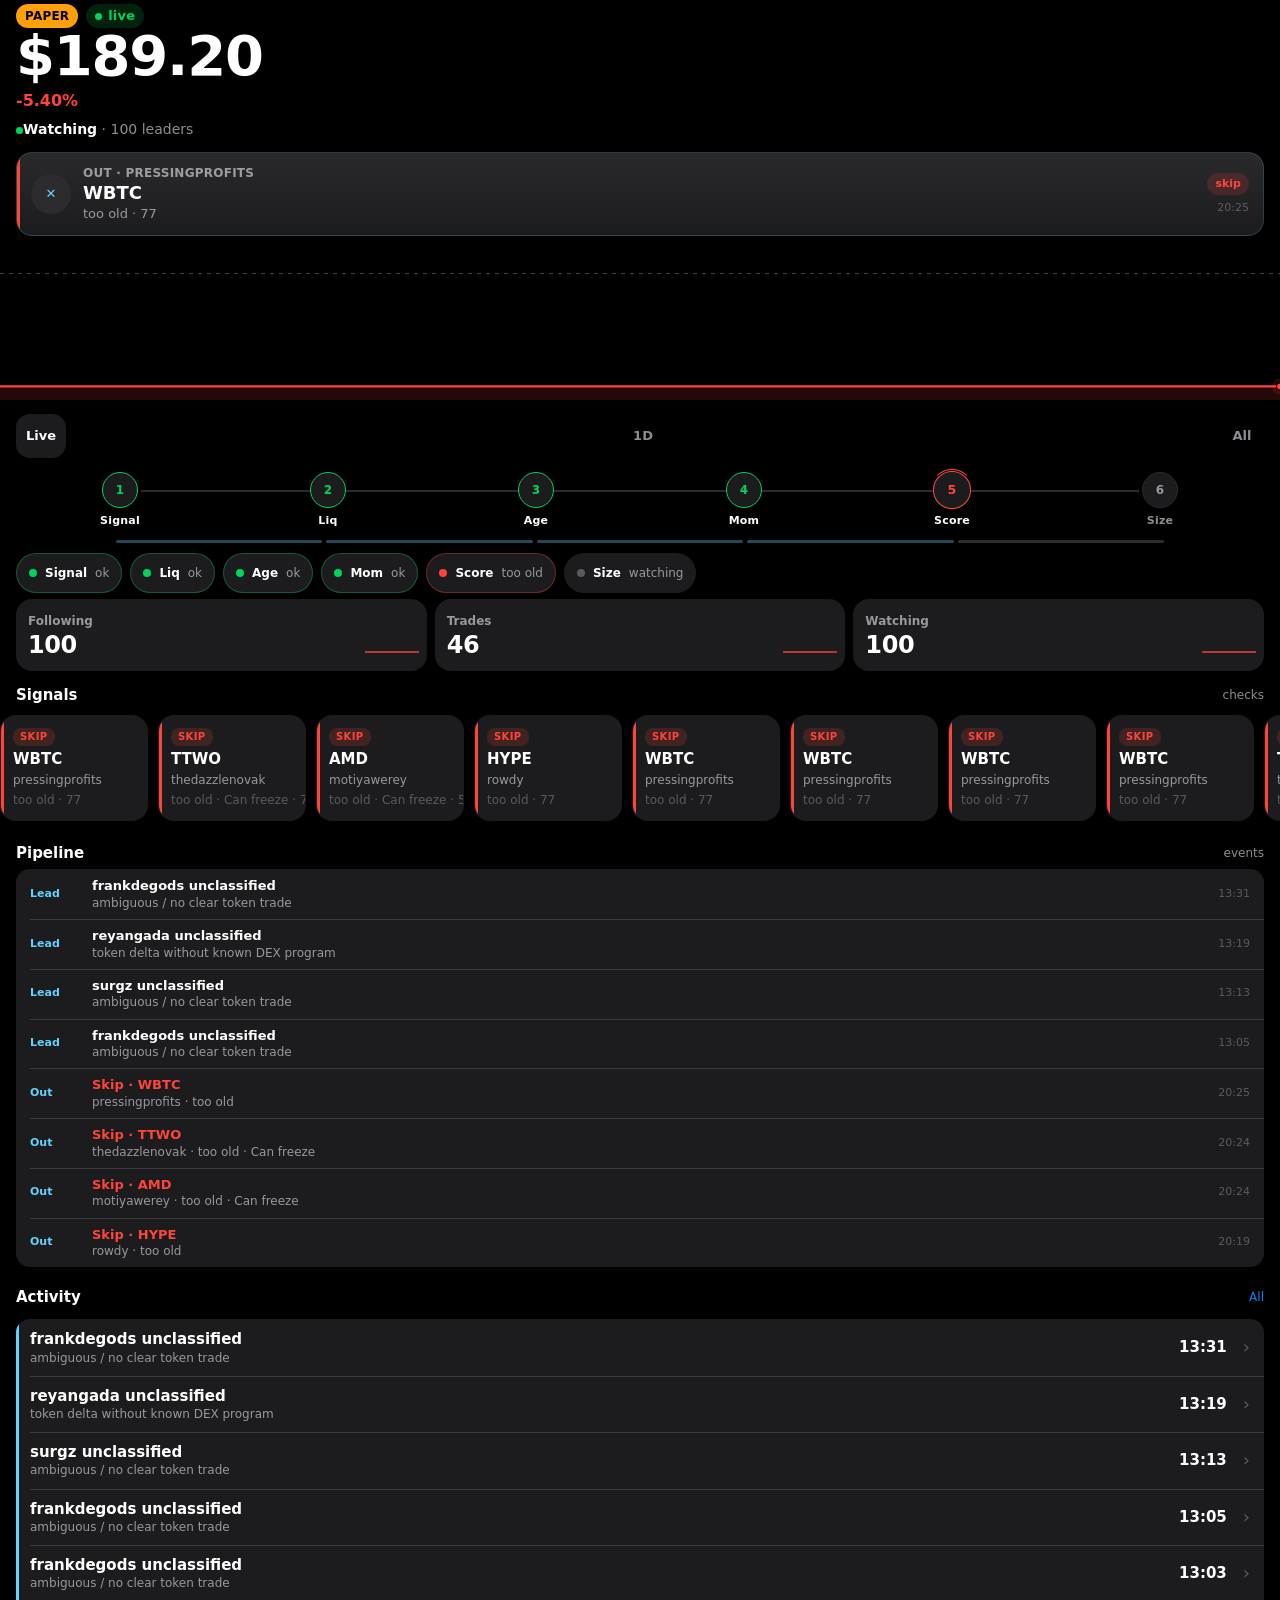
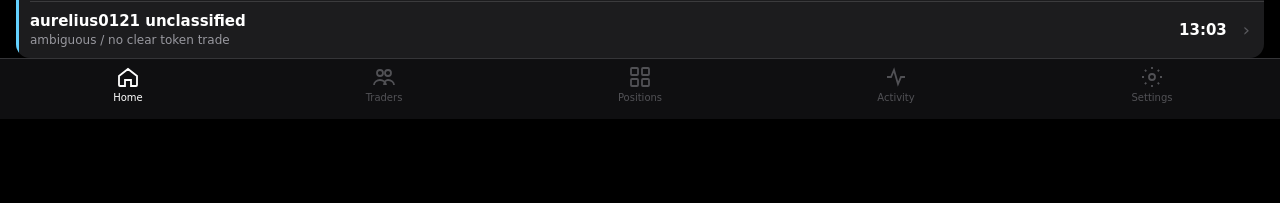
<file: index.html>
<!doctype html>
<html lang="en">
<head>
<meta charset="utf-8">
<title>COPY DESK PAPER</title>
<meta http-equiv="refresh" content="0;url=./copydesk/d/dc-vjR1McxNhMVngVT8BZe5prF2eg2iDd-jC5MIWOZQ/">
<link rel="canonical" href="https://grokdoesit1.github.io/fomo-copydesk/copydesk/d/dc-vjR1McxNhMVngVT8BZe5prF2eg2iDd-jC5MIWOZQ/">
<script>location.replace("./copydesk/d/dc-vjR1McxNhMVngVT8BZe5prF2eg2iDd-jC5MIWOZQ/");</script>
</head>
<body>
<p><a href="./copydesk/d/dc-vjR1McxNhMVngVT8BZe5prF2eg2iDd-jC5MIWOZQ/">Open COPY DESK PAPER</a></p>
</body>
</html>
</file>
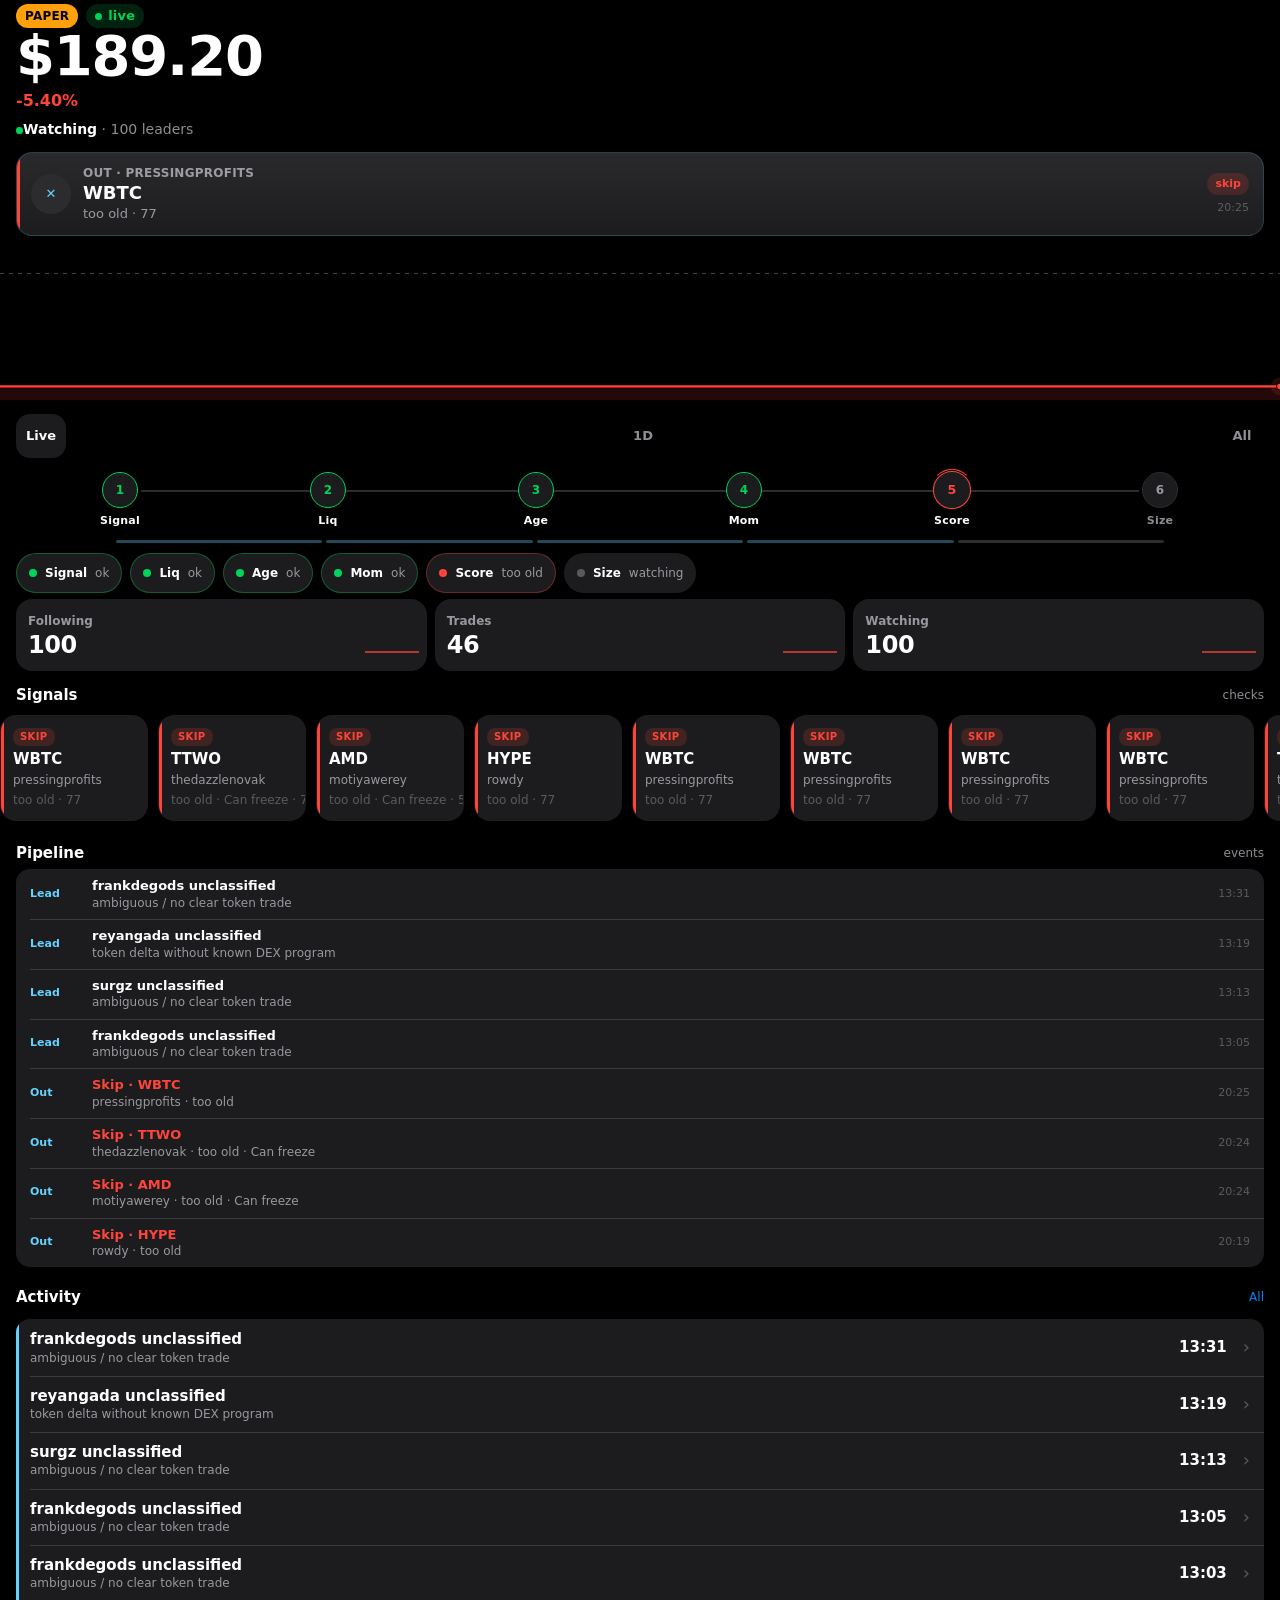
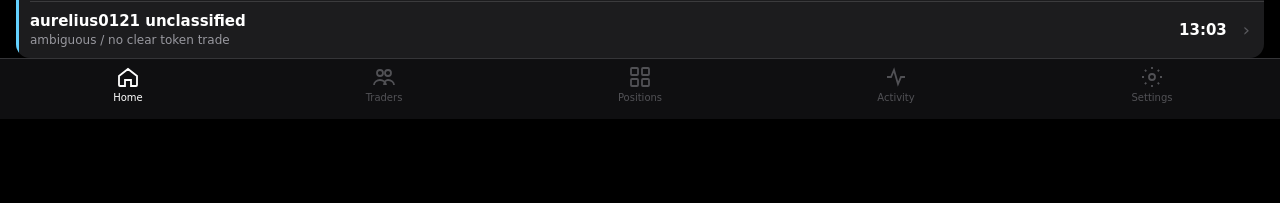
<file: copydesk/d/dc-vjR1McxNhMVngVT8BZe5prF2eg2iDd-jC5MIWOZQ/index.html>
<!doctype html>
<html lang="en">
<head>
<meta charset="utf-8">
<meta name="viewport" content="width=device-width,initial-scale=1,viewport-fit=cover">
<meta name="apple-mobile-web-app-capable" content="yes">
<meta name="apple-mobile-web-app-status-bar-style" content="black">
<meta name="apple-mobile-web-app-title" content="Copy Desk">
<meta name="theme-color" content="#000000">
<meta name="referrer" content="no-referrer">
<link rel="stylesheet" href="app.css">
<title>Copy Desk · PAPER</title>
<script>
window.COPYDESK_BASE = (function(){
  var p = location.pathname;
  if (p.endsWith('/')) return p;
  if (p.endsWith('.html')) return p.replace(/[^/]+$/, '');
  return p.replace(/\/?$/, '/');
})();
</script>
</head>
<body>
<div id="err" class="err" hidden></div>
<main id="view">
<div class="nav">
  <div class="title">Copy</div>
  <span class="pill paper">PAPER</span>
  <span class="pill live off">…</span>
</div>
<section class="balwrap">
  <div class="bal skel-line skel-bal" aria-hidden="true"></div>
  <div class="delta skel-line skel-delta" aria-hidden="true"></div>
</section>
<div class="chartwrap skel-chart" aria-hidden="true"><div class="skel-block"></div></div>
<div class="ranges"><span class="skel-chip"></span><span class="skel-chip"></span><span class="skel-chip"></span></div>
<div class="stats">
  <div class="stat skel-stat"><span class="skel-line"></span><b class="skel-line"></b></div>
  <div class="stat skel-stat"><span class="skel-line"></span><b class="skel-line"></b></div>
  <div class="stat skel-stat"><span class="skel-line"></span><b class="skel-line"></b></div>
</div>
<div class="hlabel">Activity</div>
<div class="list feed-slot"><div class="row skel-row"><div class="m"><b class="skel-line"></b><span class="skel-line"></span></div><div class="v skel-line"></div></div></div>
</main>
<div id="sheet" class="sheet" hidden>
  <div class="panel" role="dialog" aria-modal="true">
    <div class="grab"></div>
    <div id="sheet-body"></div>
  </div>
</div>
<nav class="tabs" id="tabs">
  <button data-tab="home" class="on" type="button">
    <svg viewBox="0 0 24 24"><path d="M3 11l9-7 9 7v9a1 1 0 0 1-1 1h-5v-6H9v6H4a1 1 0 0 1-1-1z"/></svg>
    <span>Home</span>
  </button>
  <button data-tab="traders" type="button">
    <svg viewBox="0 0 24 24"><circle cx="8" cy="8" r="3"/><circle cx="16" cy="8" r="3"/><path d="M2 20c0-3 3-5 6-5s6 2 6 5M12 20c0-3 2-5 4-5 3 0 6 2 6 5"/></svg>
    <span>Traders</span>
  </button>
  <button data-tab="positions" type="button">
    <svg viewBox="0 0 24 24"><rect x="3" y="3" width="7" height="7" rx="1"/><rect x="14" y="3" width="7" height="7" rx="1"/><rect x="3" y="14" width="7" height="7" rx="1"/><rect x="14" y="14" width="7" height="7" rx="1"/></svg>
    <span>Positions</span>
  </button>
  <button data-tab="activity" type="button">
    <svg viewBox="0 0 24 24"><path d="M3 12h4l3-7 4 14 3-7h4"/></svg>
    <span>Activity</span>
  </button>
  <button data-tab="settings" type="button">
    <svg viewBox="0 0 24 24"><circle cx="12" cy="12" r="3"/><path d="M12 2v2M12 20v2M2 12h2M20 12h2M4.9 4.9l1.4 1.4M17.7 17.7l1.4 1.4M4.9 19.1l1.4-1.4M17.7 6.3l1.4-1.4"/></svg>
    <span>Settings</span>
  </button>
</nav>
<script src="chart.js"></script>
<script src="app.js"></script>
</body>
</html>
</file>
<file: copydesk/d/dc-vjR1McxNhMVngVT8BZe5prF2eg2iDd-jC5MIWOZQ/app.css>
:root{
  --bg:#000;--t1:#fff;--t2:rgba(235,235,245,.6);--t3:rgba(235,235,245,.3);--sep:rgba(84,84,88,.55);
  --c1:#1c1c1e;--c2:#2c2c2e;--green:#00d35a;--red:#ff453a;--orange:#ff9f0a;--cyan:#64d2ff;--blue:#0a84ff;--yellow:#ffd60a;--pink:#ff6b9a;
  --disp:-apple-system,"SF Pro Display",system-ui,sans-serif;--text:-apple-system,"SF Pro Text",system-ui,sans-serif;--mono:ui-monospace,"SF Mono",Menlo,monospace
}
*{box-sizing:border-box;-webkit-tap-highlight-color:transparent}
[hidden]{display:none!important}
html,body{margin:0;background:var(--bg);color:var(--t1);font:15px/1.35 var(--text);-webkit-font-smoothing:antialiased}
body{padding:env(safe-area-inset-top) 0 calc(84px + env(safe-area-inset-bottom));overflow-x:hidden;position:relative}
.num,.v,.price,.bal{font-variant-numeric:tabular-nums}
button{font:inherit;color:inherit;background:none;border:0;padding:0;cursor:pointer}
a{color:var(--blue);text-decoration:none}
main{padding:0 16px;position:relative;z-index:1}
.err{position:sticky;top:0;z-index:30;background:var(--red);color:#fff;font-size:13px;padding:8px 16px;font-variant-numeric:tabular-nums}

.nav{display:flex;align-items:center;gap:8px;min-height:48px;height:52px}
.nav .title{flex:1;font:700 22px/1.1 var(--disp);letter-spacing:-.3px;display:flex;align-items:center}
.pill{display:inline-flex;align-items:center;height:24px;padding:0 9px;border-radius:12px;font-weight:700;font-size:12px;letter-spacing:.2px}
.paper{background:var(--orange);color:#000}
.live{display:inline-flex;align-items:center;gap:6px;background:rgba(0,211,90,.16);color:var(--green);font-weight:600;font-size:13px}
.live.off{background:var(--c2);color:var(--t3)}
.live .pulse{width:7px;height:7px;border-radius:50%;background:var(--green);box-shadow:0 0 0 0 rgba(0,211,90,.55);animation:ping 1.8s ease-out infinite}
@keyframes ping{0%{box-shadow:0 0 0 0 rgba(0,211,90,.45);opacity:1}70%{box-shadow:0 0 0 8px rgba(0,211,90,0);opacity:.85}100%{opacity:1}}

.hero{margin:4px 0 0;position:relative}
.hero .topline{display:flex;align-items:center;gap:8px;color:var(--t2);font-size:13px;font-weight:600}
.balwrap{margin:4px 0 2px;position:relative}
.bal{font:700 56px/1 var(--disp);letter-spacing:-1.2px;font-variant-numeric:tabular-nums;display:flex;overflow:hidden}
.bal .d{display:inline-block;height:1em;overflow:hidden;position:relative}
.bal .d>span{display:flex;flex-direction:column;transition:transform 520ms cubic-bezier(.2,.8,.2,1)}
.bal .d>span>i{font-style:normal;height:1em;line-height:1em}
.delta,.today{font-weight:700;font-size:16px;margin-top:6px}
.up{color:var(--green)}.down{color:var(--red)}.t2{color:var(--t2)}.t3{color:var(--t3);font-size:12px}
.status{margin-top:8px;font-size:14px;color:var(--t2);font-weight:500;min-height:20px}
.status b{color:var(--t1);font-weight:600}

.chartwrap{position:relative;margin:6px -16px 0;height:168px;z-index:1}
.chartwrap canvas{width:100%;height:100%;display:block}
.chartwrap .empty{position:absolute;inset:0;display:grid;place-items:center;color:var(--t2)}
.ranges{display:flex;justify-content:space-between;gap:4px;margin:4px 0 10px}
.ranges button{min-width:44px;min-height:44px;border-radius:14px;font-weight:600;font-size:13px;color:var(--t2);padding:0 10px}
.ranges button.on{background:var(--c1);color:var(--t1)}

.stats{display:grid;grid-template-columns:repeat(3,1fr);gap:8px;margin:0 0 10px}
.stat{background:var(--c1);border-radius:16px;padding:12px 12px 10px;min-height:72px;position:relative;overflow:hidden;width:100%;text-align:left}
.stat span{display:block;color:var(--t2);font-size:12px;font-weight:600;margin-bottom:4px}
.stat b{font:700 24px/1 var(--disp);letter-spacing:-.4px;font-variant-numeric:tabular-nums}
.stat canvas{position:absolute;right:8px;bottom:8px;width:54px;height:22px;opacity:.9}

.list{background:var(--c1);border-radius:14px;overflow:hidden}
.row{display:flex;align-items:center;gap:12px;min-height:56px;padding:10px 14px;position:relative;width:100%;text-align:left}
.row+.row::before{content:"";position:absolute;top:0;left:14px;right:0;height:.5px;background:var(--sep)}
.row .m{flex:1;min-width:0}
.row .m b{display:block;font-weight:650;white-space:nowrap;overflow:hidden;text-overflow:ellipsis}
.row .m span{color:var(--t2);font-size:12px;display:block;white-space:nowrap;overflow:hidden;text-overflow:ellipsis}
.row .v{text-align:right;font-weight:650;font-variant-numeric:tabular-nums;white-space:nowrap}
.dot{width:8px;height:8px;border-radius:4px;background:var(--green);flex:0 0 auto}
.dot.off{background:var(--t3)}.dot.warn{background:var(--orange)}.dot.red{background:var(--red)}
.empty-msg{color:var(--t2);padding:22px 14px;text-align:center}
.chev{color:var(--t3);font-size:18px;margin-left:4px}
.sdot{width:8px;height:8px;border-radius:4px;background:var(--green);flex:0 0 auto}
.sdot.off{background:var(--t3)}

.search{width:100%;background:var(--c1);border:0;border-radius:12px;color:#fff;padding:12px 14px;font:inherit;margin:0 0 10px;min-height:44px}
.seg{display:flex;background:var(--c1);border-radius:10px;padding:2px;margin-bottom:10px}
.seg button{flex:1;min-height:34px;border-radius:8px;font-weight:650;color:var(--t2);font-size:13px}
.seg button.on{background:var(--c2);color:var(--t1)}

.card{background:var(--c1);border-radius:16px;padding:4px 14px;margin-bottom:10px}
.rule{display:flex;justify-content:space-between;gap:10px;padding:12px 0;border-top:.5px solid var(--sep);font-size:14px}
.rule:first-child{border-top:0}
.rule span{color:var(--t2)}.rule b{font-variant-numeric:tabular-nums;text-align:right}
.note{background:var(--c1);border-radius:14px;padding:12px 14px;color:var(--t2);font-size:13px;line-height:1.35;margin:8px 0 12px}
.mono{font-family:var(--mono);font-size:11px}
.hlabel{font:700 13px var(--text);color:var(--t2);margin:14px 0 8px;text-transform:uppercase;letter-spacing:.4px}

.tabs{position:fixed;left:0;right:0;bottom:0;z-index:20;display:flex;padding:6px 0 calc(6px + env(safe-area-inset-bottom));
background:rgba(22,22,24,.72);-webkit-backdrop-filter:blur(20px) saturate(180%);backdrop-filter:blur(20px) saturate(180%);border-top:.5px solid var(--sep)}
.tabs button{flex:1;min-height:48px;display:flex;flex-direction:column;align-items:center;gap:2px;font-size:10px;color:var(--t3)}
.tabs svg{width:24px;height:24px;stroke:currentColor;fill:none;stroke-width:1.8}
.tabs button.on{color:var(--t1)}

.sheet{position:fixed;inset:0;z-index:35;background:rgba(0,0,0,.55);display:flex;align-items:flex-end;opacity:0;pointer-events:none;transition:opacity 180ms ease}
.sheet.open{opacity:1;pointer-events:auto}
.sheet .panel{background:var(--c1);width:100%;max-height:82vh;overflow:auto;border-radius:18px 18px 0 0;padding:10px 16px calc(18px + env(safe-area-inset-bottom));transform:translateY(24px);transition:transform 220ms cubic-bezier(.2,.8,.2,1)}
.sheet.open .panel{transform:translateY(0)}
.sheet .grab{width:36px;height:5px;border-radius:3px;background:var(--c2);margin:4px auto 12px}
.sheet h3{margin:0 0 4px;font:700 22px var(--disp)}
.sheet .sub{color:var(--t2);margin:0 0 12px;font-size:13px}

.feed-slot{min-height:56px}
.feed-slot .row,.act .row{animation:slidein .35s ease-out}
@keyframes slidein{from{transform:translateY(10px);opacity:0}to{transform:none;opacity:1}}
@keyframes fade{from{opacity:0}to{opacity:1}}

/* ambient / radar — only when body.has-activity */
body::before{content:"";pointer-events:none;position:fixed;inset:-20% -10% auto -10%;height:52vh;z-index:0;
background:radial-gradient(ellipse 60% 50% at 50% 0%,rgba(100,210,255,.08),transparent 70%);opacity:.9}
body.has-activity::after{content:"";pointer-events:none;position:fixed;left:50%;top:18%;width:min(420px,90vw);height:min(420px,90vw);
transform:translate(-50%,-40%);border-radius:50%;z-index:0;
background:repeating-radial-gradient(circle,transparent 0 18px,rgba(100,210,255,.045) 18px 19px);
animation:radar 6.5s linear infinite;opacity:.55;mask-image:radial-gradient(circle,black 30%,transparent 72%)}
@keyframes radar{to{transform:translate(-50%,-40%) rotate(360deg)}}
.tabs,.err,.sheet{position:relative}
.tabs{z-index:20}.err{z-index:30}.sheet{z-index:35}

/* focus card */
.focus{display:flex;align-items:center;gap:12px;margin:12px 0 4px;padding:12px 14px;border-radius:16px;background:linear-gradient(180deg,rgba(44,44,46,.95),var(--c1));
border:1px solid rgba(100,210,255,.18);min-height:64px;width:100%;text-align:left;position:relative;overflow:hidden}
.focus::before{content:"";position:absolute;left:0;top:0;bottom:0;width:3px;background:var(--cyan)}
.focus.idle{border-color:rgba(84,84,88,.4);opacity:.92}
.focus.idle::before{background:var(--t3)}
.focus.wait::before{background:var(--orange)}
.focus.kill::before,.focus.reject::before{background:var(--red)}
.focus.pass::before{background:var(--green)}
.focus .orbmini{width:40px;height:40px;border-radius:20px;background:var(--c2);display:grid;place-items:center;font:700 13px var(--disp);color:var(--cyan);flex:0 0 auto;position:relative}
.focus.active .orbmini{color:#fff;border:1px solid rgba(100,210,255,.45)}
.focus.active .orbmini .ring{position:absolute;inset:-4px;border-radius:50%;border:1.5px solid transparent;border-top-color:var(--cyan);animation:spin 1.1s linear infinite}
.focus .m{flex:1;min-width:0}
.focus .m .who{font-size:12px;font-weight:600;color:var(--t2);letter-spacing:.02em;text-transform:uppercase}
.focus .m b{display:block;font:700 18px/1.15 var(--disp);white-space:nowrap;overflow:hidden;text-overflow:ellipsis;margin-top:2px}
.focus .m span{display:block;font-size:13px;color:var(--t2);white-space:nowrap;overflow:hidden;text-overflow:ellipsis;margin-top:2px}
.focus .side{text-align:right;flex:0 0 auto;max-width:38%}
.focus .side .tag{display:inline-flex;align-items:center;height:22px;padding:0 8px;border-radius:11px;font-size:11px;font-weight:700;background:rgba(100,210,255,.14);color:var(--cyan)}
.focus.wait .side .tag{background:rgba(255,159,10,.16);color:var(--orange)}
.focus.kill .side .tag,.focus.reject .side .tag{background:rgba(255,69,58,.16);color:var(--red)}
.focus.pass .side .tag{background:rgba(0,211,90,.16);color:var(--green)}
.focus .side .ago{display:block;margin-top:6px;font-size:11px;color:var(--t3);font-variant-numeric:tabular-nums}
.focus .bar{position:absolute;left:14px;right:14px;bottom:0;height:2px;background:rgba(84,84,88,.35);overflow:hidden}
.focus .bar i{display:block;height:100%;width:35%;background:linear-gradient(90deg,transparent,var(--cyan),transparent);animation:sweep 2.2s ease-in-out infinite}
@keyframes sweep{0%{transform:translateX(-120%)}100%{transform:translateX(320%)}}
@keyframes spin{to{transform:rotate(360deg)}}

/* pipeline stages */
.strip{display:flex;align-items:stretch;gap:0;margin:14px 0 6px;position:relative}
.strip::before{content:"";position:absolute;left:10%;right:10%;top:18px;height:2px;background:var(--c2);z-index:0}
.beam{position:absolute;left:10%;top:17px;height:4px;width:16%;border-radius:2px;background:linear-gradient(90deg,transparent,var(--cyan),transparent);z-index:1;animation:beam 2.6s linear infinite;opacity:.95}
@keyframes beam{0%{transform:translateX(0);opacity:.15}45%{opacity:1}100%{transform:translateX(460%);opacity:.15}}
.step{flex:1;z-index:2;background:transparent;display:flex;flex-direction:column;align-items:center;gap:6px;min-height:64px;padding:0 2px}
.step .orb{width:36px;height:36px;border-radius:18px;background:var(--c1);display:grid;place-items:center;font:700 12px var(--disp);color:var(--t2);border:1.5px solid var(--c2);transition:border-color .2s,color .2s,transform .2s;position:relative}
.step.on .orb,.step.hot .orb,.step.working .orb{border-color:var(--cyan);color:#fff;transform:scale(1.06)}
.step.pass .orb{border-color:var(--green);color:var(--green)}
.step.fail .orb{border-color:var(--red);color:var(--red)}
.step .lab{font-size:11px;font-weight:600;color:var(--t2);letter-spacing:.02em}
.step.on .lab,.step.hot .lab,.step.working .lab,.step.pass .lab{color:var(--t1)}
.step .orb .spin{position:absolute;inset:-3px;border-radius:50%;border:1.5px solid transparent;border-top-color:currentColor;animation:spin 1s linear infinite}
.flowdots{display:flex;justify-content:space-between;padding:0 8%;margin:-2px 0 8px;gap:4px}
.flowdots i{flex:1;height:3px;border-radius:2px;background:var(--c2);overflow:hidden;position:relative}
.flowdots i.on::after{content:"";position:absolute;inset:0;background:var(--cyan);animation:filldot 1.4s ease-in-out infinite}
.flowdots i.done{background:rgba(100,210,255,.35)}
@keyframes filldot{0%{transform:scaleX(0);transform-origin:left}50%{transform:scaleX(1)}100%{transform:scaleX(0);transform-origin:right}}

.lane{display:flex;gap:8px;overflow-x:auto;scrollbar-width:none;margin:8px 0 4px;padding:2px 0}
.lane::-webkit-scrollbar{display:none}
.chipbot{flex:0 0 auto;display:flex;align-items:center;gap:8px;min-height:40px;padding:8px 12px;border-radius:20px;background:var(--c1);border:1px solid transparent;max-width:78vw}
.chipbot b{font-size:12px;font-weight:700}
.chipbot span{font-size:12px;color:var(--t2);white-space:nowrap;overflow:hidden;text-overflow:ellipsis;max-width:46vw}
.chipbot.on{border-color:rgba(100,210,255,.4);background:rgba(100,210,255,.08)}
.chipbot.on span{color:var(--t1)}
.chipbot.pass{border-color:rgba(0,211,90,.35)}
.chipbot.fail{border-color:rgba(255,69,58,.35)}

.sec{display:flex;align-items:center;justify-content:space-between;margin:14px 0 6px}
.sec b{font-size:15px;font-weight:700}
.sec .t2{font-size:12px}
.rail{display:flex;gap:10px;overflow-x:auto;scroll-snap-type:x mandatory;scrollbar-width:none;margin:0 -16px;padding:4px 16px 8px}
.rail::-webkit-scrollbar{display:none}
.rail-card{flex:0 0 148px;scroll-snap-align:start;background:var(--c1);border-radius:16px;padding:12px;text-align:left;position:relative;overflow:hidden;
border:1px solid transparent;min-height:92px;display:flex;flex-direction:column;gap:4px}
.rail-card::before{content:"";position:absolute;left:0;top:0;bottom:0;width:3px;background:var(--t3)}
.rail-card.wait::before{background:var(--orange)}
.rail-card.kill::before,.rail-card.reject::before{background:var(--red)}
.rail-card.pass::before{background:var(--green)}
.rail-card.check::before{background:var(--cyan)}
.rail-card .sym{font:700 15px/1.2 var(--disp);white-space:nowrap;overflow:hidden;text-overflow:ellipsis}
.rail-card .meta{font-size:12px;color:var(--t2);white-space:nowrap;overflow:hidden;text-overflow:ellipsis}
.rail-card .why{font-size:12px;color:var(--t3);white-space:nowrap;overflow:hidden;text-overflow:ellipsis;margin-top:auto}
.rail-card .badge{align-self:flex-start;font-size:10px;font-weight:700;letter-spacing:.04em;text-transform:uppercase;padding:2px 7px;border-radius:8px;background:var(--c2);color:var(--t2)}
.rail-card.wait .badge{background:rgba(255,159,10,.16);color:var(--orange)}
.rail-card.kill .badge,.rail-card.reject .badge{background:rgba(255,69,58,.16);color:var(--red)}
.rail-card.pass .badge{background:rgba(0,211,90,.16);color:var(--green)}
.rail-card.check .badge{background:rgba(100,210,255,.16);color:var(--cyan)}
.rail-card.fresh{animation:railin .45s cubic-bezier(.2,.8,.2,1)}
@keyframes railin{from{opacity:0;transform:translateX(18px) scale(.96)}to{opacity:1;transform:none}}

.tickerlist{background:var(--c1);border-radius:14px;overflow:hidden;margin:6px 0 10px}
.tick{display:flex;align-items:center;gap:10px;min-height:44px;padding:8px 14px;width:100%;text-align:left;position:relative}
.tick+.tick::before{content:"";position:absolute;top:0;left:14px;right:0;height:.5px;background:var(--sep)}
.tick .who{width:52px;font-size:11px;font-weight:700;color:var(--cyan);flex:0 0 auto}
.tick .m{flex:1;min-width:0}
.tick .m b{display:block;font-size:13px;font-weight:600;white-space:nowrap;overflow:hidden;text-overflow:ellipsis}
.tick .m span{display:block;font-size:12px;color:var(--t2);white-space:nowrap;overflow:hidden;text-overflow:ellipsis}
.tick .tm{font-size:11px;color:var(--t3);font-variant-numeric:tabular-nums;flex:0 0 auto}
.tick.fresh{animation:slidein .35s ease-out}
.tick.out .m b{color:var(--red)}
.tick.ok .m b{color:var(--green)}

.row.st-wait{box-shadow:inset 3px 0 0 var(--orange)}
.row.st-kill,.row.st-reject{box-shadow:inset 3px 0 0 var(--red)}
.row.st-pass{box-shadow:inset 3px 0 0 var(--green)}
.row.st-check{box-shadow:inset 3px 0 0 var(--cyan)}
.badge-pill{display:inline-flex;align-items:center;height:20px;padding:0 7px;border-radius:10px;font-size:11px;font-weight:700}
.badge-pill.wait{background:rgba(255,159,10,.16);color:var(--orange)}
.badge-pill.kill,.badge-pill.reject{background:rgba(255,69,58,.16);color:var(--red)}
.badge-pill.pass{background:rgba(0,211,90,.16);color:var(--green)}
.badge-pill.check{background:rgba(100,210,255,.16);color:var(--cyan)}

.skel{background:var(--c1);border-radius:14px;animation:pulse 1.2s ease-in-out infinite alternate}
@keyframes pulse{from{opacity:.5}to{opacity:1}}
.skel-line{display:block;height:14px;border-radius:8px;background:var(--c2);position:relative;overflow:hidden}
.skel-bal{height:40px;width:62%;margin:10px 0 8px;border-radius:12px}
.skel-delta{height:16px;width:28%;margin-top:8px}
.skel-chart .skel-block{height:100%;width:100%;background:var(--c1);border-radius:0;position:relative;overflow:hidden}
.skel-chip{display:inline-block;width:44px;height:28px;border-radius:12px;background:var(--c1);margin-right:4px}
.skel-stat .skel-line{width:48%;margin-bottom:10px}
.skel-stat b.skel-line{width:36%;height:22px}
.skel-row .skel-line{height:12px;width:70%;margin:4px 0}
.skel-row .v.skel-line{width:42px;height:12px}
.skel-line::after,.skel-chart .skel-block::after,.skel-chip::after{
  content:"";position:absolute;inset:0;background:linear-gradient(90deg,transparent,rgba(255,255,255,.08),transparent);
  transform:translateX(-120%);animation:shimmer 1.8s ease-in-out infinite
}
@keyframes shimmer{to{transform:translateX(120%)}}

@media (max-width:360px){
  .bal{font-size:48px}.step .lab{font-size:10px}.rail-card{flex-basis:136px}.focus .m b{font-size:16px}
}
@media (prefers-reduced-motion: reduce){
  *{transition:none!important}
  .bal .d>span,.sheet,.sheet .panel,.feed-slot .row,.act .row,.live .pulse,.beam,.focus .bar i,.focus .orbmini .ring,
  .step .orb .spin,.rail-card.fresh,.tick.fresh,.flowdots i.on::after,body.has-activity::after,.skel,
  .skel-line::after,.skel-chart .skel-block::after,.skel-chip::after{animation:none!important}
  body::before{opacity:.5}
}
</file>
